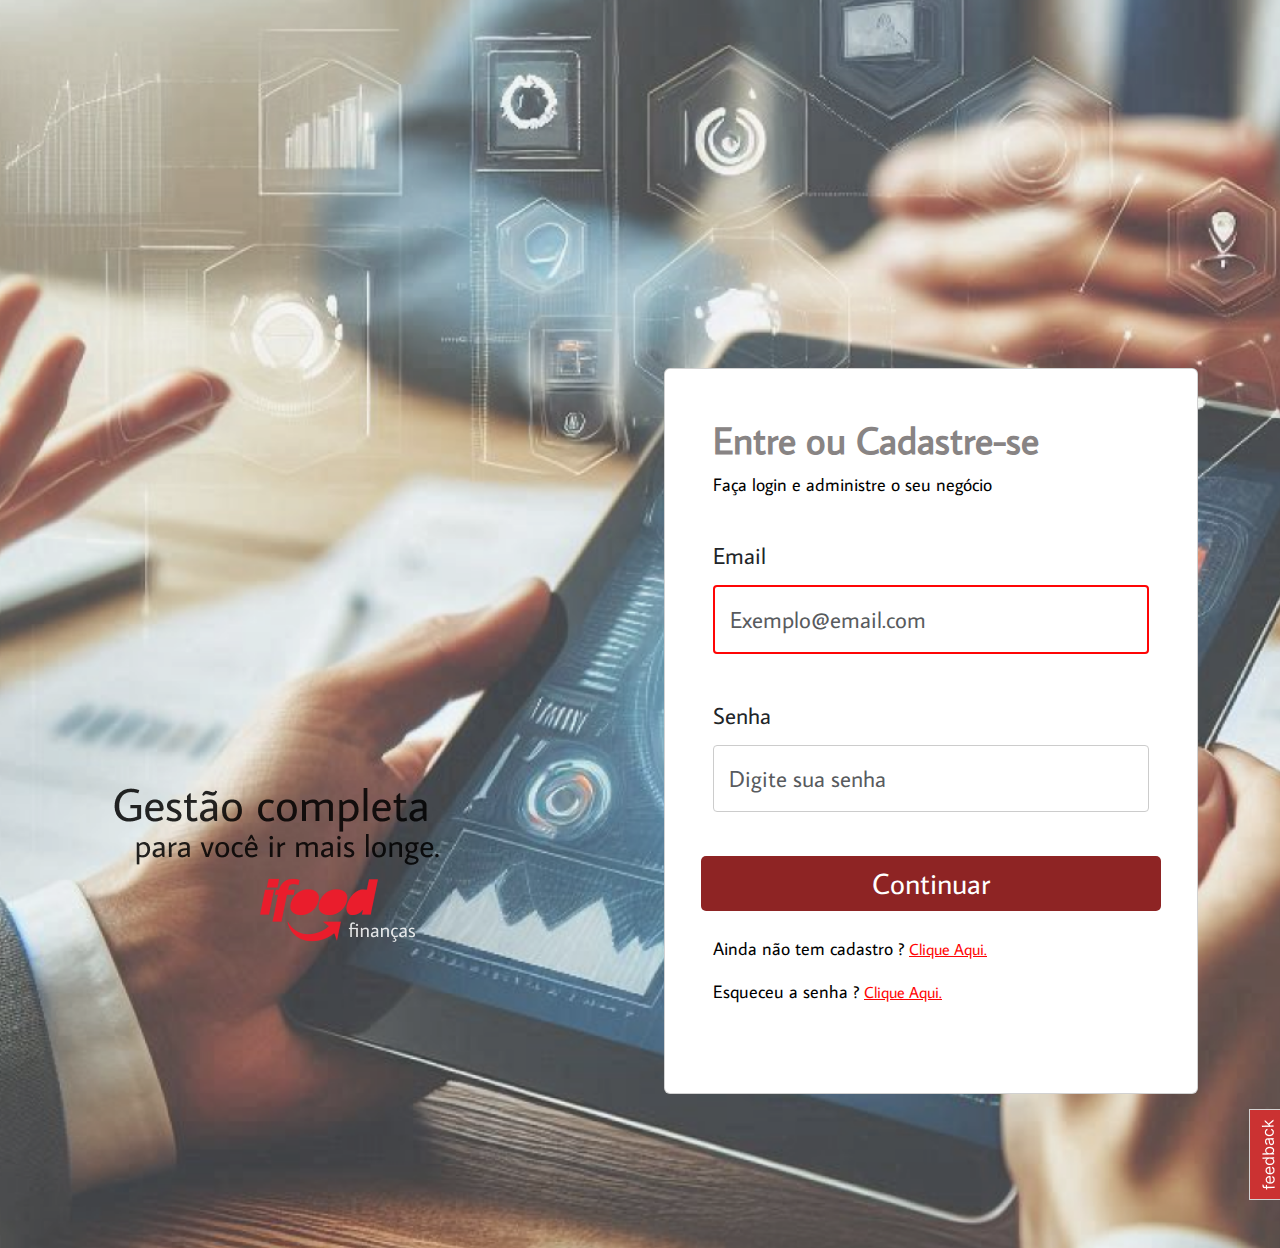
<file: Fintech Ifood/index.html>
<!DOCTYPE html>
<html lang="pt-BR">

<head>
    <meta charset="UTF-8">
    <meta name="viewport" content="width=device-width, initial-scale=1.0">
    <link rel="stylesheet" href="./styles/bootstrap.min.css">
    <link rel="stylesheet" href="./styles/styles.css">
    <link rel="preconnect" href="https://fonts.googleapis.com">
    <link rel="preconnect" href="https://fonts.gstatic.com" crossorigin>
    <link href="https://fonts.googleapis.com/css2?family=Average+Sans&display=swap" rel="stylesheet">
    <link href="https://cdnjs.cloudflare.com/ajax/libs/font-awesome/6.0.0-beta3/css/all.min.css" rel="stylesheet">
    <title>IFood Finanças</title>
</head>

<body class=" login">
    <section class="background-radial-gradient overflow-hidden py-5">
        <div class="container text-center text-lg-start">
            <div class="row gx-lg-5 align-items-center">
                <div class="col-lg-6 container__log">
                    <img src="./img/logo_login.png" alt="Logo Ifood finanças." class="container__titulo">
                </div>

                <div class="col-lg-6 position-relative formlogin">
                    <div class="card bg-glass shadow-5-strong" >
                        <div class="card-body px-5 py-5">
                            <form>
                                <div class="row mb-4">
                                    <div class="mb-4 ">
                                        <div class="form-outline">
                                            <h1>Entre ou Cadastre-se</h1>
                                            <p>Faça login e administre o seu negócio</p>
                                        </div>
                                    </div>
                                <div class="form-outline mb-4">
                                    <label class="form-label " for="form3Example3">Email</label>
                                    <input type="email" id="form3Example3" class="form-control" placeholder="Exemplo@email.com" autofocus="true"/>
                                </div>
                                <div class="form-outline mb-4">
                                    <label class="form-label" for="password">Senha</label>
                                    <input type="password" id="password" class="form-control" placeholder="Digite sua senha"/>
                                </div>
                                <button type="submit" class="btn  btn-block mb-4">Continuar</button>
                                <p>Ainda não tem cadastro ? <a href="cadastro.html" class="p__link">Clique Aqui.</a></p>
                                <p>Esqueceu a senha ? <a href="/" class="p__link">Clique Aqui.</a></p>
                                    </button>
                                </div>
                            </form>
                        </div>
                    </div>
                </div>
            </div>
        </div>
        <div class="d-flex justify-content-end">
            <a href=""><img src="./img/feedback.png" alt="Botão de feedback" class="img-fluid"></a>
        </div>
    </section>
</body>

</html>
</file>
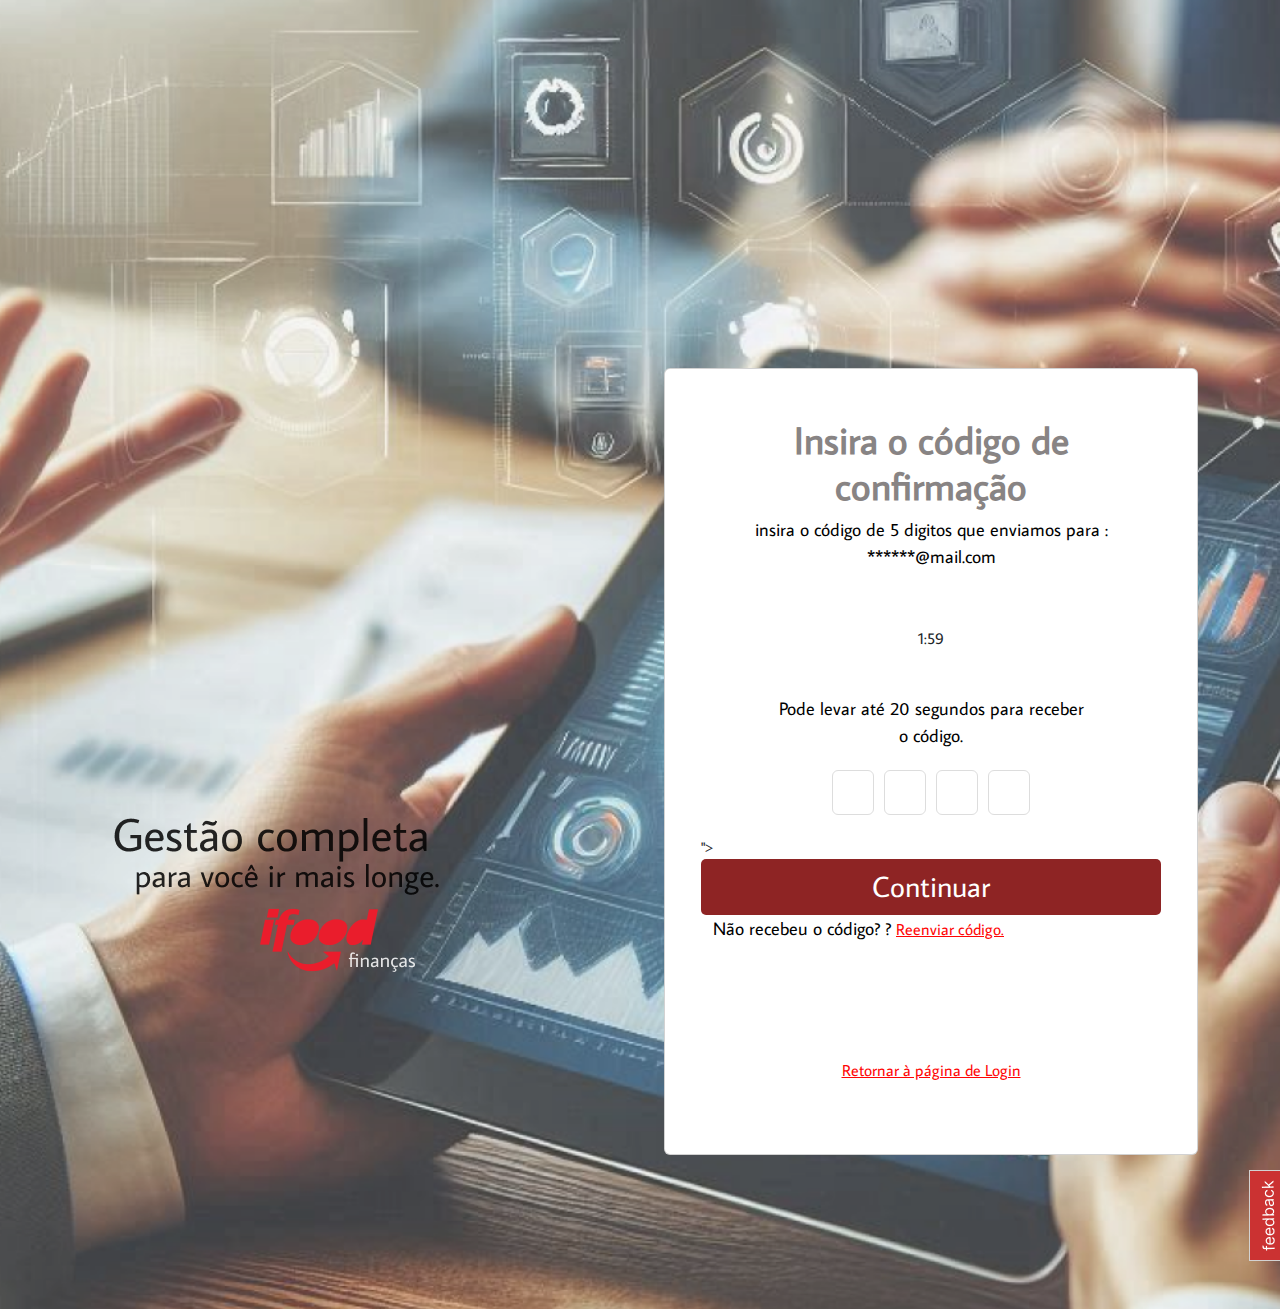
<file: Fintech Ifood/autenticador.html>
<!DOCTYPE html>
<html lang="pt-BR">

<head>
    <meta charset="UTF-8">
    <meta name="viewport" content="width=device-width, initial-scale=1.0">
    <link rel="stylesheet" href="./styles/bootstrap.min.css">
    <link rel="stylesheet" href="./styles/styles.css">
    <link rel="preconnect" href="https://fonts.googleapis.com">
    <link rel="preconnect" href="https://fonts.gstatic.com" crossorigin>
    <link href="https://fonts.googleapis.com/css2?family=Average+Sans&display=swap" rel="stylesheet">
    <link href="https://cdnjs.cloudflare.com/ajax/libs/font-awesome/6.0.0-beta3/css/all.min.css" rel="stylesheet">
    <link rel="script" href="./script.js">
    <title>IFood Finanças</title>
</head>

<body class=" login">
    <section class="background-radial-gradient overflow-hidden py-5">
        <div class="container text-center text-lg-start">
            <div class="row gx-lg-5 align-items-center">
                <div class="col-lg-6 container__log">
                    <img src="./img/logo_login.png" alt="Logo Ifood finanças." class="container__titulo">
                </div>

                <div class="col-lg-6 position-relative formlogin">
                    <div class="card bg-glass shadow-5-strong">
                        <div class="card-body px-5 py-5">
                            <form >
                                <div class="row mb-4">
                                    <div class="form-outline text-center">
                                        <h1>Insira o código de confirmação</h1>
                                    </div>
                                    <div class="d-flex text-center justify-content-center">
                                        <p>insira o código de 5 digitos que enviamos para :<br> ******@mail.com</p>
                                    </div>
                                    <div class="countdown text-center">1:59</div>
                                    <div class="text-center">
                                        <p>Pode levar até 20 segundos para receber <br> o código.</p>
                                    </div>
                                    <div class="input-field justify-content-center d-flex code">
                                        <input type="text" maxlength="1" required>
                                        <input type="text" maxlength="1" required />
                                        <input type="text" maxlength="1" required />
                                        <input type="text" maxlength="1" required />
                                    </div>">
                                    <button type="submit" class="btn">Continuar</button>
                                    <p>Não recebeu o código? ? <a href="cadastro.html" class="p__link">Reenviar
                                            código.</a></p>
                                    <div class="text-center aut__link">
                                        <a href="./index.html" class="p__link">Retornar à página de Login</a>
                                    </div>
                                </div>
                            </form>
                        </div>
                    </div>
                </div>
            </div>
        </div>
        <div class="d-flex justify-content-end">
            <a href=""><img src="./img/feedback.png" alt="Botão de feedback" class="img-fluid"></a>
        </div>
    </section>
    <script src="./script/script.js" type="text/javascript"></script>
</body>

</html>
</file>
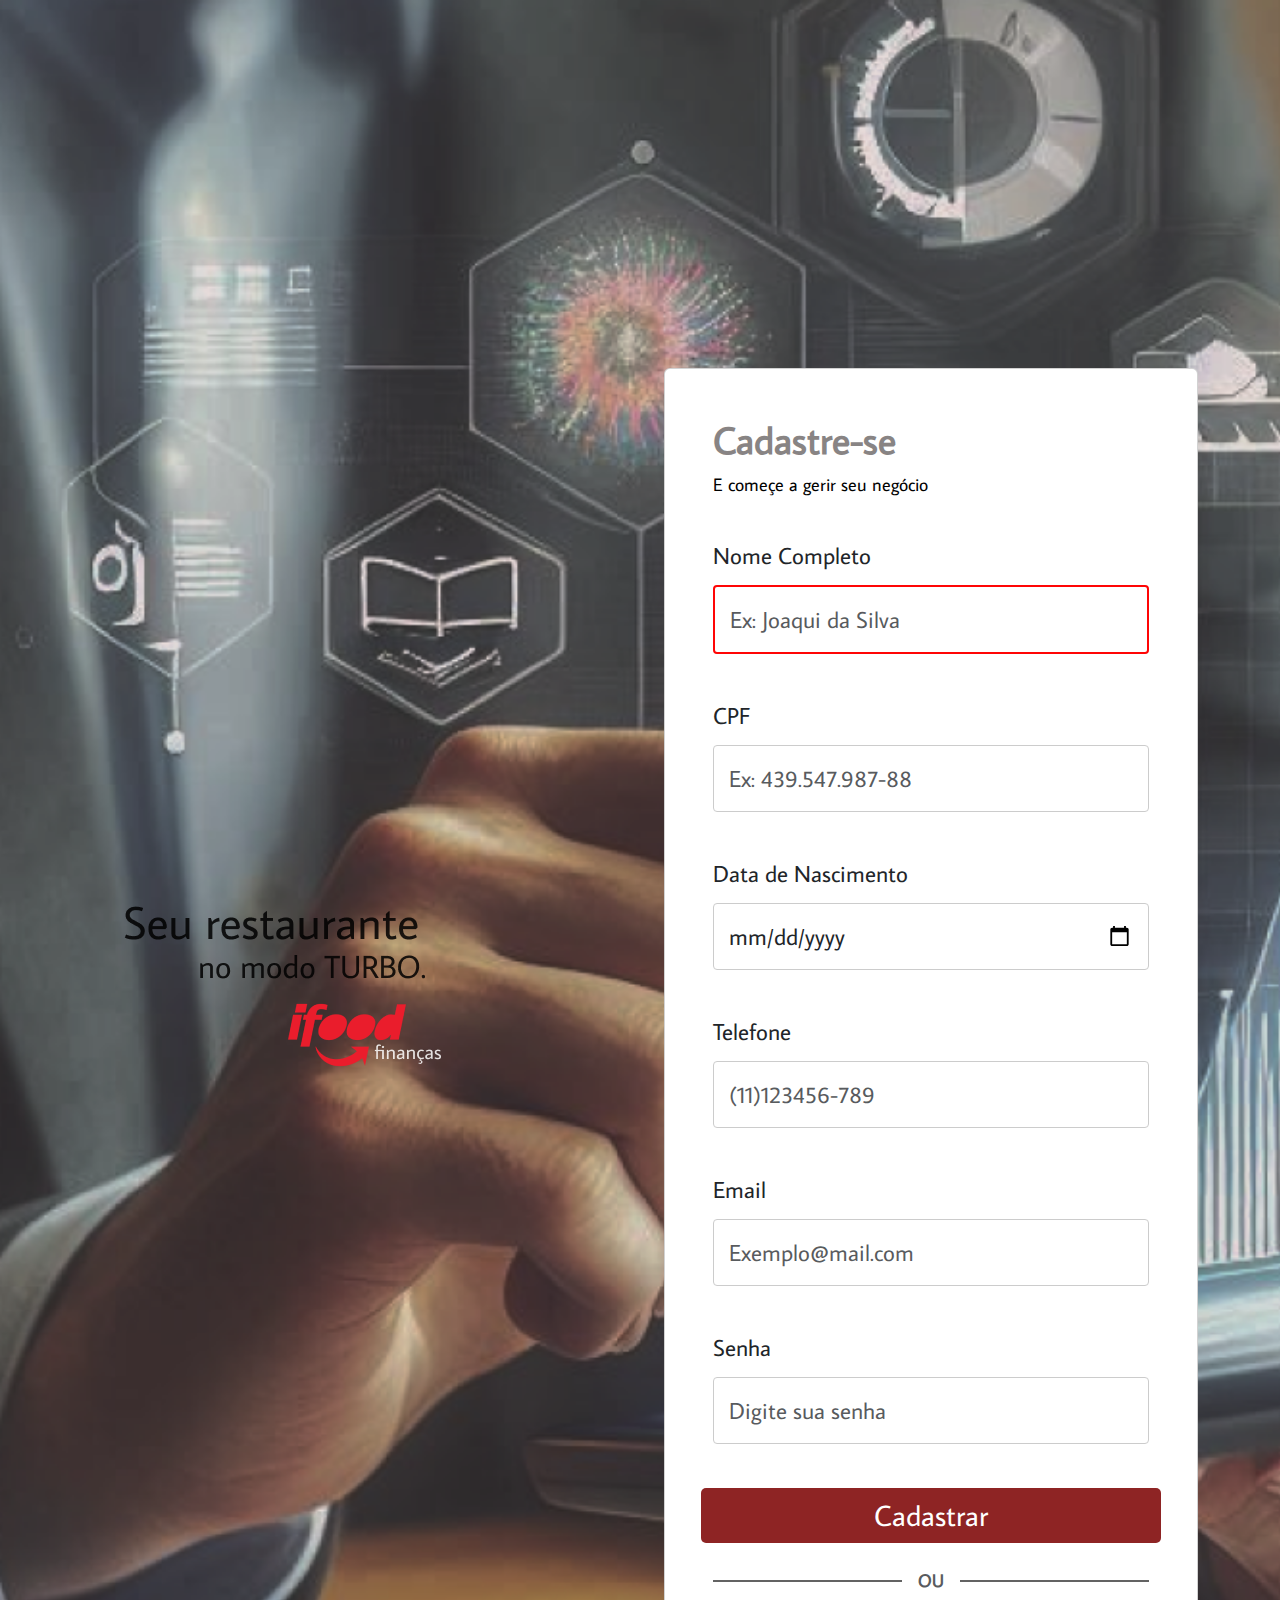
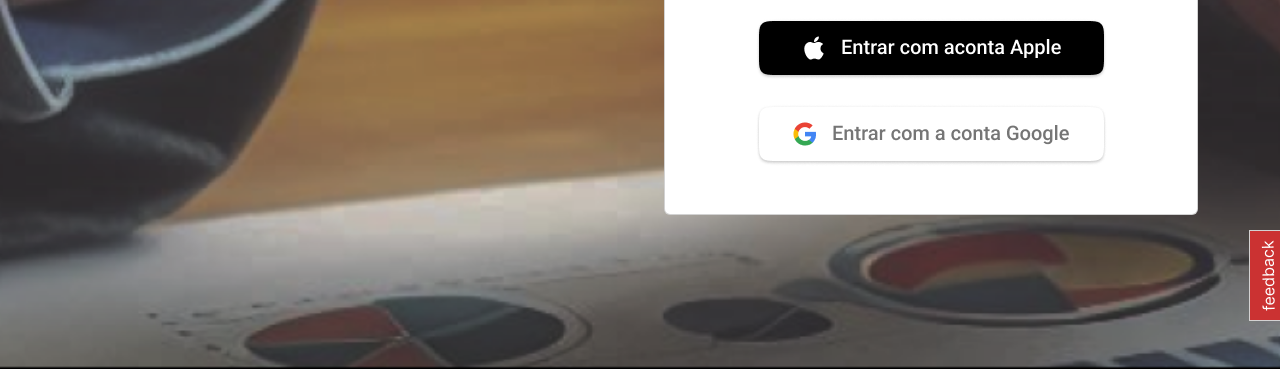
<file: Fintech Ifood/cadastro.html>
<!DOCTYPE html>
<html lang="pt-BR">

<head>
    <meta charset="UTF-8">
    <meta name="viewport" content="width=device-width, initial-scale=1.0">
    <link rel="stylesheet" href="./styles/bootstrap.min.css">
    <link rel="stylesheet" href="./styles/styles.css">
    <link rel="preconnect" href="https://fonts.googleapis.com">
    <link rel="preconnect" href="https://fonts.gstatic.com" crossorigin>
    <link href="https://fonts.googleapis.com/css2?family=Average+Sans&display=swap" rel="stylesheet">
    <link href="https://cdnjs.cloudflare.com/ajax/libs/font-awesome/6.0.0-beta3/css/all.min.css" rel="stylesheet">
    <title>Cadastre-se! - IFood Finanças</title>
</head>

<body  class="cadastro">
    <section class="background-radial-gradient overflow-hidden py-5">
        <div class="container text-center text-lg-start">
            <div class="row gx-lg-5 align-items-center">
                <div class="col-lg-6 ">
                    <img src="./img/logo_cadastro.png" alt="Logo Ifood finanças.">
                </div>

                <div class="col-lg-6 position-relative formlogin">
                    <div class="card bg-glass shadow-5-strong">
                        <div class="card-body px-5 py-5">
                            <form>
                                <div class="row mb-4">
                                    <div class="mb-4 ">
                                        <div class="form-outline">
                                            <h1>Cadastre-se</h1>
                                            <p>E começe a gerir seu negócio</p>
                                        </div>
                                    </div>
                                    <div class="form-outline mb-4">
                                        <label class="form-label " for="nome">Nome Completo</label>
                                        <input type="text" id="nome" class="form-control"
                                            placeholder="Ex: Joaqui da Silva" autofocus="true" />
                                    </div>
                                    <div class="form-outline  mb-4">
                                        <label class="form-label" for="CPF">CPF</label>
                                        <input type="number" id="CPF" class="form-control input-number"
                                            placeholder="Ex: 439.547.987-88" />
                                    </div>
                                    <div class="form-outline mb-4">
                                        <label class="form-label " for="nascimento">Data de Nascimento</label>
                                        <input type="date" id="nascimento" class="form-control" />
                                    </div>
                                    <div class="form-outline  mb-4">
                                        <label class="form-label" for="Telefoned">Telefone</label>
                                        <input type="number" id="Telefone" class="form-control"
                                            placeholder="(11)123456-789" />
                                    </div>
                                    <div class="form-outline mb-4">
                                        <label class="form-label " for="nome">Email</label>
                                        <input type="text" id="nome" class="form-control"
                                            placeholder="Exemplo@mail.com" />
                                    </div>
                                    <div class="form-outline  mb-4">
                                        <label class="form-label" for="password">Senha</label>
                                        <input type="number" id="password" class="form-control"
                                            placeholder="Digite sua senha" />
                                    </div>
                                        <button type="submit" class="btn">Cadastrar</button>
                                    <div class="divider d-flex align-items-center my-4">
                                        <p class="text-center fw-bold mx-3 mb-0 text-muted">OU</p>
                                    </div>
                                    <div class=" d-flex justify-content-center">
                                        <a href=""><img src="./img/login_apple.png" alt="botão login apple"></a>
                                    </div>
                                    </div>
                                    <div class=" d-flex justify-content-center">
                                        <a href=""><img src="./img/login_google.png" alt="botão login apple"></a>
                                    </div>
                                </div>
                            </form>
                        </div>
                    </div>
                </div>
            </div>
        </div>
        <div class="d-flex justify-content-end">
            <a href=""><img src="./img/feedback.png" alt="Botão de feedback" class="img-fluid"></a>
        </div>
    </section>
</body>

</html>
</file>
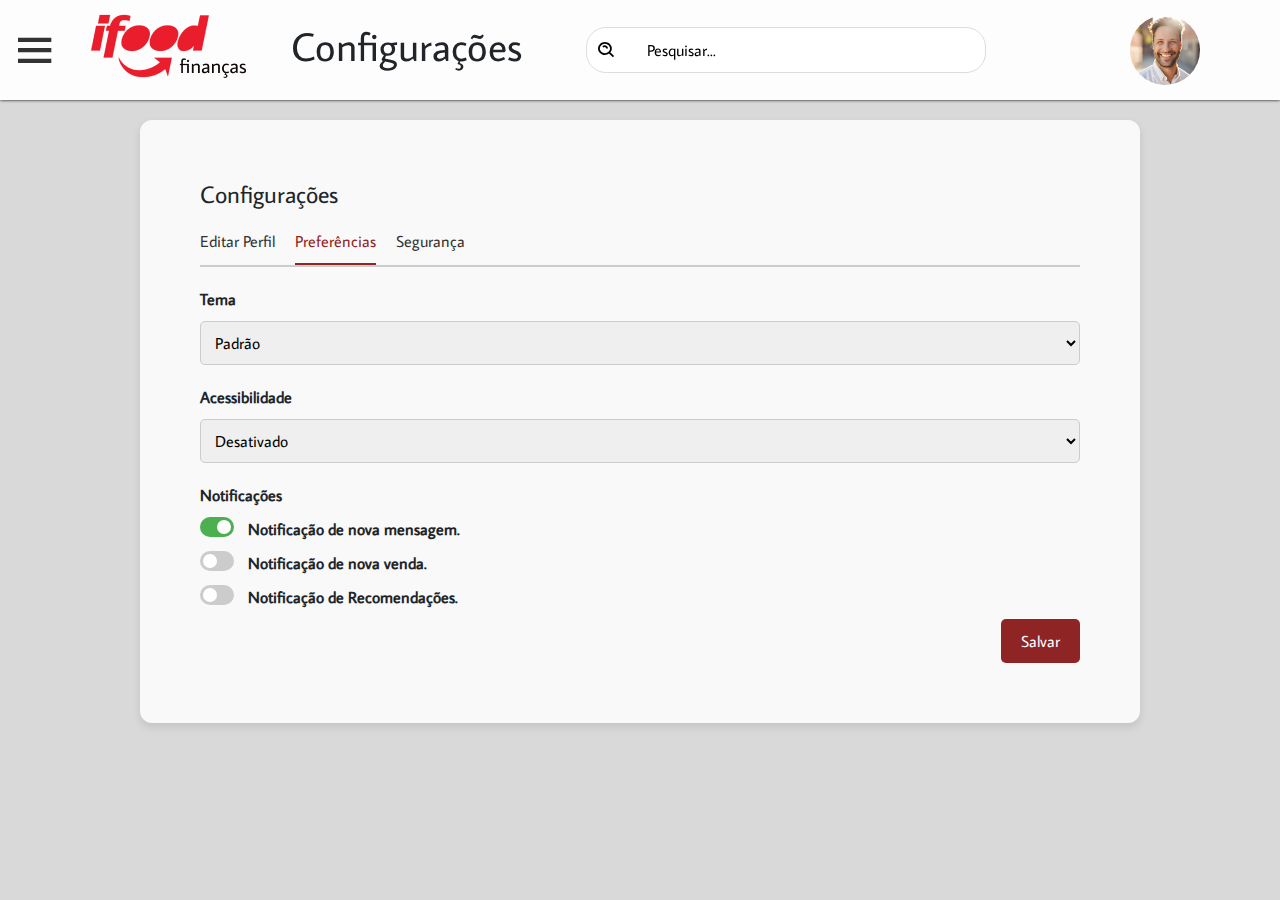
<file: Fintech Ifood/Configuracao2.html>
<!DOCTYPE html>
<html lang="en">

<head>
    <meta charset="UTF-8">
    <meta name="viewport" content="width=device-width, initial-scale=1.0">
    <link rel="stylesheet" href="./styles/bootstrap.min.css">
    <link rel="stylesheet" href="./styles/styles.css">
    <link rel="stylesheet" href="./script/script.js">
    <link rel="stylesheet" href="./styles/menu.css">
    <link rel="stylesheet" href="./styles/config.css">
    <link rel="preconnect" href="https://fonts.googleapis.com">
    <link rel="preconnect" href="https://fonts.gstatic.com" crossorigin>
    <link rel="stylesheet" href='https://unpkg.com/boxicons@2.1.4/css/boxicons.min.css'>
    <link rel="stylesheet" href="https://fonts.googleapis.com/css2?family=Average+Sans&display=swap">
    <link rel="stylesheet" href="https://cdnjs.cloudflare.com/ajax/libs/font-awesome/6.0.0-beta3/css/all.min.css">
    <title>Configurações - IFood Finanças</title>
</head>

<body>
    <nav>
        <div class="logo">
            <i class="bx bx-menu menu-icon"></i>
            <img class="logo1" src="./img/logo1.png" alt="logo iFood Finanças">
        </div>
        <div class="page-title">
            <h1>Configurações</h1>
        </div>
        <div class="search-bar">
            <input type="text" placeholder="Pesquisar..." id="search-input">
            <i class='bx bx-search-alt icone-pesquisa'></i>

        </div>
        <div class="profile">
            <img class="profile-pic" src="./img/foto perfil.png" alt="Foto de Perfil">
        </div>
        <div class="sidebar">
            <div class="logo">
                <i class="bx bx-menu menu-icon"></i>
                <img class="logo1" src="./img/logo1.png" alt="logo iFood Finanças">
            </div>
            <hr class="solid">
            <div class=" divider sidebar-conteudo">
                <ul class="lista">
                    <li class="lista_conteudo">
                        <a href="./home.html" class="nav-link">
                            <i class='bx bxs-home icon'></i>
                            <spam class="link">Dashboard</spam>
                        </a>
                    </li>
                    <li class="lista_conteudo">
                        <a href="./transacoes.html" class="nav-link">
                            <i class='bx bx-transfer-alt icon'></i>
                            <spam class="link">Transações</spam>
                        </a>
                    </li>
                    <li class="lista_conteudo">
                        <a href="./lojas.html" class="nav-link">
                            <i class='bx bxs-store-alt icon'></i>
                            <spam class="link">Minhas Lojas</spam>
                        </a>
                    </li>
                    <li class="lista_conteudo">
                        <a href="./relatorios.html" class="nav-link">
                            <i class='bx bx-line-chart icon'></i>
                            <spam class="link">Relatórios</spam>
                        </a>
                    </li>
                    <li class="lista_conteudo">
                        <a href="./fiscal.html" class="nav-link">
                            <i class='bx bx-receipt icon'></i>
                            <spam class="link">Área Fiscal</spam>
                        </a>
                    </li>
                    <li class="lista_conteudo">
                        <a href="./Configuracao1.html" class="nav-link">
                            <i class='bx bx-cog icon'></i>
                            <spam class="link">Configurações</spam>
                        </a>
                    </li>
                </ul>
            </div>
        </div>
    </nav>
    <section class="main">
        <div class="container">
            <div class="main-content">
                <h2>Configurações</h2>
                <div class="tabs">
                    <a href="./Configuracao1.html">Editar Perfil</a>
                    <a href="#" class="active">Preferências</a>
                    <a href="./configuracao3.html">Segurança</a>
                </div>
                <div class="form-section">
                    <label for="tema">Tema</label>
                    <select id="tema">
                        <option>Padrão</option>
                    </select>
                    <label for="acessibilidade">Acessibilidade</label>
                    <select id="acessibilidade">
                        <option>Desativado</option>
                    </select>
                    <label>Notificações</label>
                    <div>
                        <label>
                            <div class="switch">
                                <input type="checkbox" checked>
                                <span class="slider"></span>
                            </div>
                            Notificação de nova mensagem.
                        </label>
                    </div>
                    <div>
                        <label>
                            <div class="switch">
                                <input type="checkbox">
                                <span class="slider"></span>
                            </div>
                            Notificação de nova venda.
                        </label>
                    </div>
                    <div>
                        <label>
                            <div class="switch">
                                <input type="checkbox">
                                <span class="slider"></span>
                            </div>
                            Notificação de Recomendações.
                        </label>
                    </div>
                </div>
                <div class="form-buttons">
                    <button type="button">Salvar</button>
                </div>
            </div>
        </div>
    </section>

    <script>
        const navBar = document.querySelector("nav"),
            menuBtns = document.querySelectorAll(".menu-icon"),
            overlay = document.querySelector(".main")

        menuBtns.forEach(menuBtn => {
            menuBtn.addEventListener("click", () => {
                navBar.classList.toggle("open");
            });
        });

        overlay.addEventListener("click", () => {
            navBar.classList.remove("open");
        });
    </script>
</body>

</html>
</file>
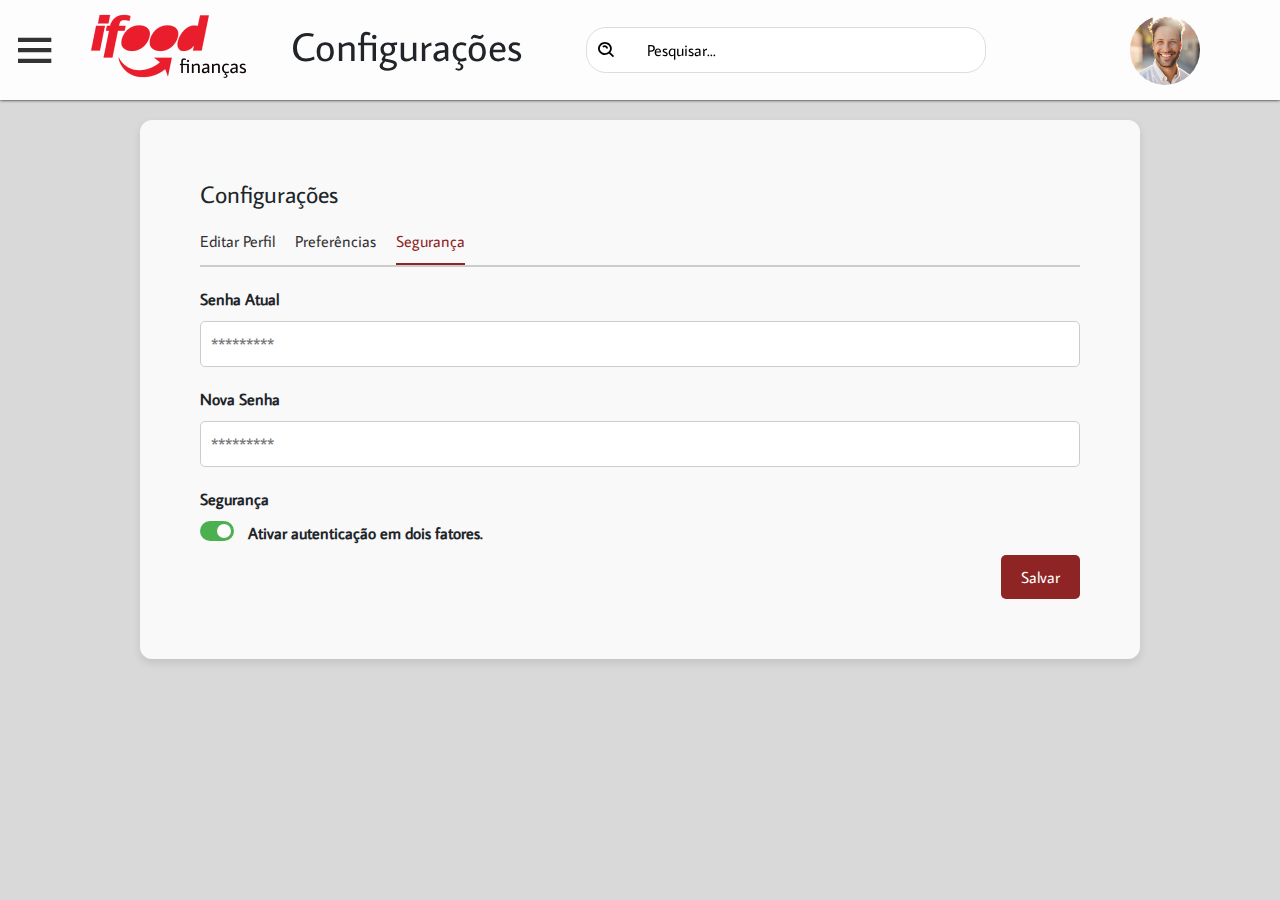
<file: Fintech Ifood/configuracao3.html>
<!DOCTYPE html>
<html lang="en">

<head>
    <meta charset="UTF-8">
    <meta name="viewport" content="width=device-width, initial-scale=1.0">
    <link rel="stylesheet" href="./styles/bootstrap.min.css">
    <link rel="stylesheet" href="./styles/styles.css">
    <link rel="stylesheet" href="./script/script.js">
    <link rel="stylesheet" href="./styles/menu.css">
    <link rel="stylesheet" href="./styles/config.css">
    <link rel="preconnect" href="https://fonts.googleapis.com">
    <link rel="preconnect" href="https://fonts.gstatic.com" crossorigin>
    <link rel="stylesheet" href='https://unpkg.com/boxicons@2.1.4/css/boxicons.min.css'>
    <link rel="stylesheet" href="https://fonts.googleapis.com/css2?family=Average+Sans&display=swap">
    <link rel="stylesheet" href="https://cdnjs.cloudflare.com/ajax/libs/font-awesome/6.0.0-beta3/css/all.min.css">
    <title>Configurações - IFood Finanças</title>
</head>

<body>
    <nav>
        <div class="logo">
            <i class="bx bx-menu menu-icon"></i>
            <img class="logo1" src="./img/logo1.png" alt="logo iFood Finanças">
        </div>
        <div class="page-title">
            <h1>Configurações</h1>
        </div>
        <div class="search-bar">
            <input type="text" placeholder="Pesquisar..." id="search-input">
            <i class='bx bx-search-alt icone-pesquisa'></i>

        </div>
        <div class="profile">
            <img class="profile-pic" src="./img/foto perfil.png" alt="Foto de Perfil">
        </div>
        <div class="sidebar">
            <div class="logo">
                <i class="bx bx-menu menu-icon"></i>
                <img class="logo1" src="./img/logo1.png" alt="logo iFood Finanças">
            </div>
            <hr class="solid">
            <div class=" divider sidebar-conteudo">
                <ul class="lista">
                    <li class="lista_conteudo">
                        <a href="./home.html" class="nav-link">
                            <i class='bx bxs-home icon'></i>
                            <spam class="link">Dashboard</spam>
                        </a>
                    </li>
                    <li class="lista_conteudo">
                        <a href="./transacoes.html" class="nav-link">
                            <i class='bx bx-transfer-alt icon'></i>
                            <spam class="link">Transações</spam>
                        </a>
                    </li>
                    <li class="lista_conteudo">
                        <a href="./lojas.html" class="nav-link">
                            <i class='bx bxs-store-alt icon'></i>
                            <spam class="link">Minhas Lojas</spam>
                        </a>
                    </li>
                    <li class="lista_conteudo">
                        <a href="./relatorios.html" class="nav-link">
                            <i class='bx bx-line-chart icon'></i>
                            <spam class="link">Relatórios</spam>
                        </a>
                    </li>
                    <li class="lista_conteudo">
                        <a href="./fiscal.html" class="nav-link">
                            <i class='bx bx-receipt icon'></i>
                            <spam class="link">Área Fiscal</spam>
                        </a>
                    </li>
                    <li class="lista_conteudo">
                        <a href="./Configuracao1.html" class="nav-link">
                            <i class='bx bx-cog icon'></i>
                            <spam class="link">Configurações</spam>
                        </a>
                    </li>
                </ul>
            </div>
        </div>
    </nav>
    <section class="main">
        <div class="container">
            <div class="main-content">
                <h2>Configurações</h2>
                <div class="tabs">
                    <a href="./Configuracao1.html">Editar Perfil</a>
                    <a href="./Configuracao2.html">Preferências</a>
                    <a href="#" class="active">Segurança</a>
                </div>
                <div class="form-section">
                    <label for="senha-atual">Senha Atual</label>
                    <input type="password" id="senha-Atual" placeholder=*********>
                    <label for="nova-senha">Nova Senha</label>
                    <input type="password" id="nova-senha" placeholder=*********>
                    <label>Segurança</label>
                    <div>
                        <label>
                            <div class="switch">
                                <input type="checkbox" checked>
                                <span class="slider"></span>
                            </div>
                            Ativar autenticação em dois fatores.
                        </label>
                    </div>
                    <div class="form-buttons">
                        <button type="button">Salvar</button>
                    </div>
                </div>
            </div>
    </section>


    <script>
        const navBar = document.querySelector("nav"),
            menuBtns = document.querySelectorAll(".menu-icon"),
            overlay = document.querySelector(".main")

        menuBtns.forEach(menuBtn => {
            menuBtn.addEventListener("click", () => {
                navBar.classList.toggle("open");
            });
        });

        overlay.addEventListener("click", () => {
            navBar.classList.remove("open");
        });
    </script>








</body>

</html>
</file>
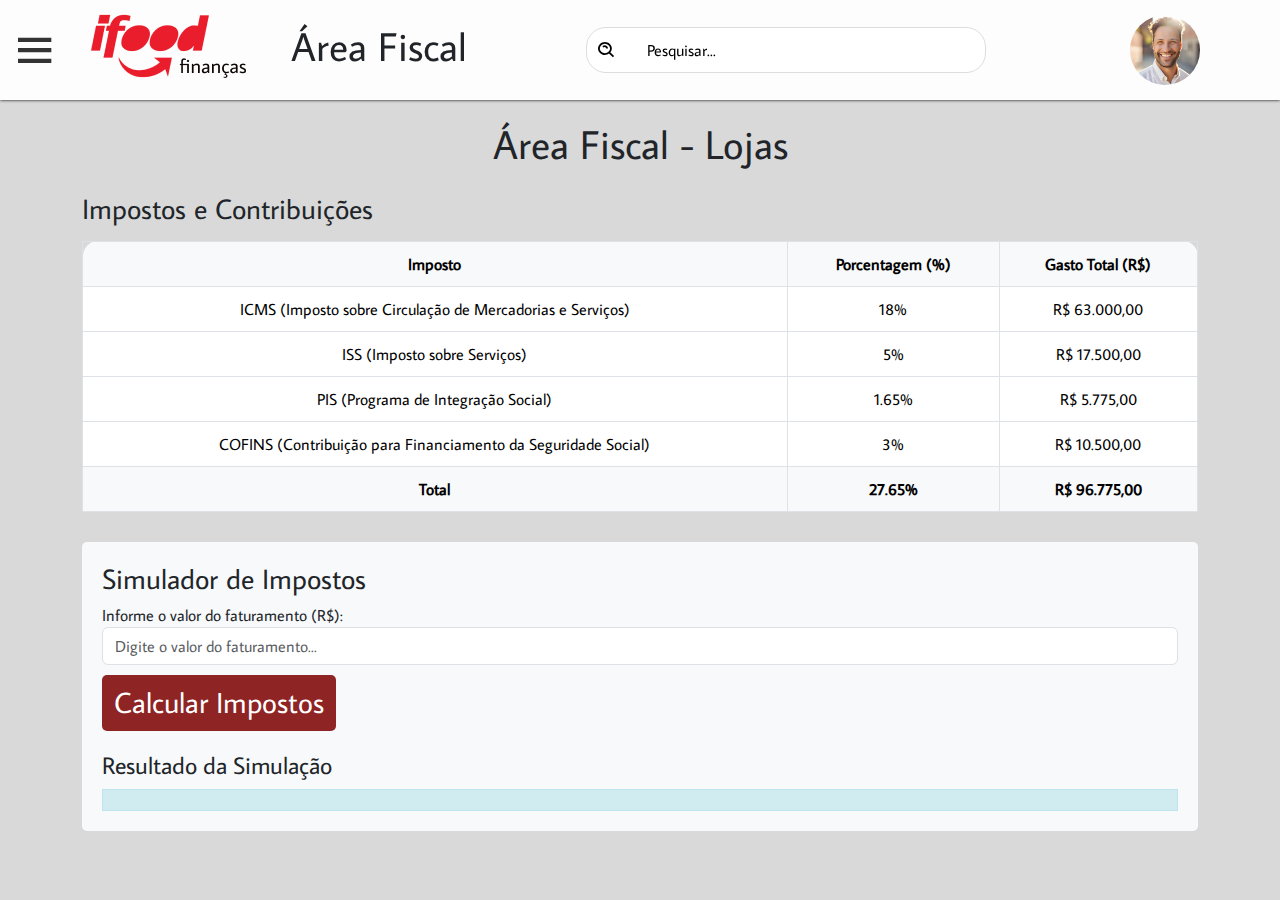
<file: Fintech Ifood/fiscal.html>
<!DOCTYPE html>
<html lang="en">

<head>
    <meta charset="UTF-8">
    <meta name="viewport" content="width=device-width, initial-scale=1.0">
    <link rel="stylesheet" href="./styles/bootstrap.min.css">
    <link rel="stylesheet" href="./styles/styles.css">
    <link rel="stylesheet" href="./script/script.js">
    <link rel="stylesheet" href="./styles/menu.css">
    <link rel="stylesheet" href="./styles/fiscal.css">
    <link rel="preconnect" href="https://fonts.googleapis.com">
    <link rel="preconnect" href="https://fonts.gstatic.com" crossorigin>
    <link rel="stylesheet" href='https://unpkg.com/boxicons@2.1.4/css/boxicons.min.css'>
    <link rel="stylesheet" href="https://fonts.googleapis.com/css2?family=Average+Sans&display=swap">
    <link rel="stylesheet" href="https://cdnjs.cloudflare.com/ajax/libs/font-awesome/6.0.0-beta3/css/all.min.css">
    <title>Área Fiscal - IFood Finanças</title>
</head>

<body>
    <nav>
        <div class="logo">
            <i class="bx bx-menu menu-icon"></i>
            <img class="logo1" src="./img/logo1.png" alt="logo iFood Finanças">
        </div>
        <div class="page-title">
            <h1>Área Fiscal</h1>
        </div>
        <div class="search-bar">
            <input type="text" placeholder="Pesquisar..." id="search-input" >
            <i class='bx bx-search-alt icone-pesquisa'></i>
            
        </div>
        <div class="profile">
            <img class="profile-pic" src="./img/foto perfil.png" alt="Foto de Perfil">
        </div>
        <div class="sidebar">
            <div class="logo">
                <i class="bx bx-menu menu-icon"></i>
                <img class="logo1" src="./img/logo1.png" alt="logo iFood Finanças">
            </div>
            <hr class="solid">
            <div class=" divider sidebar-conteudo">
                <ul class="lista">
                    <li class="lista_conteudo">
                        <a href="./home.html" class="nav-link">
                            <i class='bx bxs-home icon'></i>
                            <spam class="link">Dashboard</spam>
                        </a>
                    </li>
                    <li class="lista_conteudo">
                        <a href="./transacoes.html" class="nav-link">
                            <i class='bx bx-transfer-alt icon'></i>
                            <spam class="link">Transações</spam>
                        </a>
                    </li>
                    <li class="lista_conteudo">
                        <a href="./lojas.html" class="nav-link">
                            <i class='bx bxs-store-alt icon'></i>
                            <spam class="link">Minhas Lojas</spam>
                        </a>
                    </li>
                    <li class="lista_conteudo">
                        <a href="./relatorios.html" class="nav-link">
                            <i class='bx bx-line-chart icon'></i>
                            <spam class="link">Relatórios</spam>
                        </a>
                    </li>
                    <li class="lista_conteudo">
                        <a href="./fiscal.html" class="nav-link">
                            <i class='bx bx-receipt icon'></i>
                            <spam class="link">Área Fiscal</spam>
                        </a>
                    </li>
                    <li class="lista_conteudo">
                        <a href="./Configuracao1.html" class="nav-link">
                            <i class='bx bx-cog icon'></i>
                            <spam class="link">Configurações</spam>
                        </a>
                    </li>
                </ul>
            </div>
        </div>
    </nav>
    <div class="container mt-5">
        <h1 class="text-center mb-4">Área Fiscal - Lojas</h1>
        <div class="tax-info">
            <h3>Impostos e Contribuições</h3>
            <table class="table table-bordered">
                <thead>
                    <tr>
                        <th>Imposto</th>
                        <th>Porcentagem (%)</th>
                        <th>Gasto Total (R$)</th>
                    </tr>
                </thead>
                <tbody>
                    <tr>
                        <td>ICMS (Imposto sobre Circulação de Mercadorias e Serviços)</td>
                        <td>18%</td>
                        <td>R$ 63.000,00</td>
                    </tr>
                    <tr>
                        <td>ISS (Imposto sobre Serviços)</td>
                        <td>5%</td>
                        <td>R$ 17.500,00</td>
                    </tr>
                    <tr>
                        <td>PIS (Programa de Integração Social)</td>
                        <td>1.65%</td>
                        <td>R$ 5.775,00</td>
                    </tr>
                    <tr>
                        <td>COFINS (Contribuição para Financiamento da Seguridade Social)</td>
                        <td>3%</td>
                        <td>R$ 10.500,00</td>
                    </tr>
                </tbody>
                <tfoot>
                    <tr>
                        <th>Total</th>
                        <th>27.65%</th>
                        <th>R$ 96.775,00</th>
                    </tr>
                </tfoot>
            </table>
        </div>
        <div class="calculator">
            <h3>Simulador de Impostos</h3>
            <div class="form-group">
                <label for="income">Informe o valor do faturamento (R$):</label>
                <input type="number" id="income" class="form-control" placeholder="Digite o valor do faturamento...">
            </div>

            <button class="btn btn-primary" id="calculateBtn">Calcular Impostos</button>

            <h4>Resultado da Simulação</h4>
            <div id="result" class="result-box"></div>
        </div>
    </div>
</body>

<script>
    const navBar = document.querySelector("nav"),
    menuBtns = document.querySelectorAll(".menu-icon"),
    overlay = document.querySelector(".main")
    
    menuBtns.forEach(menuBtn => {
        menuBtn.addEventListener("click", () => {
            navBar.classList.toggle("open");
        });
    });

    overlay.addEventListener("click", () => {
        navBar.classList.remove("open");
    });
</script>

<script>
    document.getElementById("calculateBtn").addEventListener("click", function () {
        const income = parseFloat(document.getElementById("income").value);
        const icms = income * 0.18;
        const iss = income * 0.05;
        const pis = income * 0.0165;
        const cofins = income * 0.03;

        const totalTaxes = icms + iss + pis + cofins;

        document.getElementById("result").innerHTML = `
            <p>ICMS (18%): R$ ${icms.toFixed(2)}</p>
            <p>ISS (5%): R$ ${iss.toFixed(2)}</p>
            <p>PIS (1.65%): R$ ${pis.toFixed(2)}</p>
            <p>COFINS (3%): R$ ${cofins.toFixed(2)}</p>
            <p><strong>Total de Impostos: R$ ${totalTaxes.toFixed(2)}</strong></p>
        `;
    });
</script>

</html>
</file>
<file: Fintech Ifood/styles/styles.css>
.login {
    background-image: url(../img/fundo_login.png);
    background-size: cover;
    background-repeat: no-repeat;
}

.cadastro {
    background-image: url(../img/fundo_cadcastro.png);
    background-size: cover;
    background-repeat: no-repeat;
}


:root {
    --cor-de-fundo: #D9D9D9;
    --cor-secundaria: #8E2424;
    --fonte-principal: "Average Sans";
    --cor-fonte: #000000;
    --cor-fonte-secundaria: #888484;
    --cor-fundo-menu: #fefdfd;
}

body {
    background-color: var(--cor-de-fundo);
    font-family: var(--fonte-principal);
    margin-top: 120px; 
}

.container__log {
    padding-top: 30em;
}

.formlogin {
    margin-top: 200px;
}

.formlogin input:focus {
    border: 2px solid #FF0505;
    outline: none;
    box-shadow: none;
}

.formlogin label {
    font-size: 23px;
    font-weight: 500;
}

.formlogin a {

    font-size: 16px;
    color: #FF0505;
    transition: all linear 160ms;
}

.formlogin input {
    padding: 15px;
    font-size: 23px;
    border: 1px solid #ccc;
    margin-bottom: 20px;
    margin-top: 5px;
    border-radius: 4px;
    transition: all linear 160ms;
    outline: none;
}

.formlogin h1 {
    color: var(--cor-fonte-secundaria);
    font-weight: 600;
    font-size: 38px;
}

.formlogin p {

    font-size: 18px;
    color: var(--cor-fonte);
}

.container__sub {
    padding-left: -40px;
}

.btn {
    background-color: #FF0505;
    color: #fff;
    font-size: 29px;
    font-weight: 300;
    border: none;
    transition: all linear 160ms;
    cursor: pointer;
    margin: 0;
}

.btn:hover {
    transform: scale(1.02);
    background-color: #FF0505;

}

.divider:after,
.divider:before {
    content: "";
    flex: 1;
    height: 2px;
    background: #636363;
}

input::-webkit-outer-spin-button,
input::-webkit-inner-spin-button {
    -webkit-appearance: none;
    margin: 0;
}

form .input-field {
    flex-direction: row;
    column-gap: 10px;
}

.input-field input {
    height: 45px;
    width: 42px;
    border-radius: 6px;
    outline: none;
    font-size: 1.125rem;
    text-align: center;
    border: 1px solid #ddd;
}

.countdown {
    padding-top: 40px;
    padding-bottom: 45px;
}

.aut__link {
    margin-top: 100px;
}

#menu-trigger {
    width: 30px;
    height: 20px;
    position: absolute;
    top: 10px;
    margin-right: 20px;
    right: 0;
    cursor: pointer;
}


.menu-trigger  div {
    width: 30px;
    height: 4px;
    background: rgb(51, 51, 51) none repeat scroll 0% 0%;
    margin-top: 3px;
}

.menu-hidde {
	background: #333 none repeat scroll 0% 0%;
	width: 185px;
	height: 100%;
	position: absolute;
	box-shadow: 1px 2px 3px #DDD;
	left: -100%;
	transition: left 0.5s ease 0s;
}

.menu-hidde li {
    color: #fff;
    font-size: 20px;
    padding: 18px;
    cursor: pointer;
}
.menu-hidde ul {
    position: absolute;
    top: 31px;
}

.btn {
    background-color: #8e2424;
    color: white; 
    border: none;
    border-radius: 5px; 
    transition: background-color 0.3s ease; 
}

.btn:hover {
    background-color: #8e2424; 
}
</file>
<file: Fintech Ifood/styles/menu.css>
main{
    min-height: 100%;
    background: var(--cor-de-fundo);
}

nav{
    position: fixed;
    top: 0;
    left: 0;
    height: 100px;
    width: 100%;
    display: flex;
    align-items: center;
    background: var(--cor-fundo-menu) ;
    box-shadow: 0 0 3px black; 
    z-index: 1000;
}

.logo{
    display: flex;
    align-items: center;
    margin: 1px, 24px;
}

.logo1{
    margin-top: 17px;
}   

.menu-icon{
    color: #333;
    font-size: 50px;
    margin-right: 14px;
    margin-left: 10px;
    cursor: pointer;
}

nav .sidebar{
    position: fixed;
    top: 0;
    left: -100%;
    height: 100%;
    width: 300px;
    padding: 15px 0;
    background-color: var(--cor-fundo-menu);
    box-shadow: 0 0 10px black;
    border-top-right-radius: 50px;
    border-bottom-right-radius: 50px;
}

nav.open .sidebar {
    left: 0;
}

.sidebar .sidebar-conteudo{
    padding: 30px 15px;
    display: flex;
    flex-direction: column;
    justify-content: space-between;
}   

.sidebar-conteudo .lista{
    list-style: none;

}

.lista_conteudo .nav-link{
    display: flex;
    align-items: center;
    padding: 14px 10px;
    border-radius: 10px;
    text-decoration: none;
}

.nav-link:hover {
    background-color: #B0000026;
    
}

.nav-link:hover .icon,
.nav-link:hover .link{
    color: #E91818;
}

.nav-link .icon{
    margin-right: 14px;
    font-size: 30px;
    color: #839CC7;

}

.nav-link .link{
    font-size: 25px;
    font-weight: 500;
    color: #839CC7;
}

hr.solid {
    border-top: 3px solid #bbb;
    margin-top: 40px;
}

.overlay{
    height: 1000vh;
    width: 100%;
    background: black;
}

header nav {
    display: flex;
    justify-content: space-between;
    align-items: center;
    padding: 10px 20px;
    background-color: #fff;
    box-shadow: 0 2px 4px rgba(0, 0, 0, 0.1);
}

.page-title {
    flex: 1;
    text-align: left;
}

.search-bar {
    flex: 2;
    text-align: center;
    position: relative;
    width: 100%;
    max-width: 400px;
}

#search-input {
    width: 100%;
    padding: 10px 40px;
    font-size: 16px;
}

.search-bar input {
    padding: 8px;
    border: 1px solid #ddd;
    border-radius: 20px;
    width: 400px;
}

.profile {
    flex: 1;
    text-align: right;
}

.profile img.profile-pic {
    width: 70px;
    margin-right: 80px;
    height: 70px;
    border-radius: 50%;
}

.icone-pesquisa {
    position: absolute;
    top: 50%;
    left: 10px;
    transform: translateY(-50%);
    font-size: 20px;
    color: black;
}

#search-input::placeholder {
    color: black;
    padding-left: 20px;
}
</file>
<file: Fintech Ifood/styles/config.css>
.container {
    display: flex;
    background-color: #f9f9f9; 
    padding: 20px; 
    width: 80%; 
    max-width: 1000px; 
    border-radius: 12px; 
    box-shadow: 0 4px 8px rgba(0, 0, 0, 0.1); ;
}

.main {
    margin-top: 120px;
    display: flex;
    justify-content: center;
}

.main-content {
    flex-grow: 1;
    padding: 40px;
}

.main-content h2 {
    font-size: 24px;
    margin-bottom: 20px;
}

.tabs {
    display: flex;
    gap: 20px;
    border-bottom: 2px solid #ccc;
}

.tabs a {
    text-decoration: none;
    color: #333;
    padding-bottom: 10px;
}

.tabs a.active {
    color: #8e2424;
    border-bottom: 2px solid #8e2424;
}

.form-section {
    margin-top: 20px;
}

.form-section label {
    display: block;
    margin-bottom: 10px;
    font-weight: bold;
}

.form-section select,
.form-section input {
    width: 100%;
    padding: 10px;
    margin-bottom: 20px;
    border: 1px solid #ccc;
    border-radius: 5px;
}

.switch {
    position: relative;
    display: inline-block;
    width: 34px;
    height: 20px;
    margin-right: 10px;
}

.switch input {
    opacity: 0;
    width: 0;
    height: 0;
}

.slider {
    position: absolute;
    cursor: pointer;
    top: 0;
    left: 0;
    right: 0;
    bottom: 0;
    background-color: #ccc;
    transition: .4s;
    border-radius: 20px;
}

.slider:before {
    position: absolute;
    content: "";
    height: 14px;
    width: 14px;
    border-radius: 50%;
    left: 3px;
    bottom: 3px;
    background-color: white;
    transition: .4s;
}

input:checked + .slider {
    background-color: #4caf50;
}

input:checked + .slider:before {
    transform: translateX(14px);
}

.form-buttons {
    text-align: right;
}

.form-buttons button {
    background-color: #8e2424;
    color: white;
    padding: 10px 20px;
    border: none;
    border-radius: 5px;
    cursor: pointer;
}
</file>
<file: Fintech Ifood/styles/fiscal.css>
.tax-info {
    margin-bottom: 30px;
}

.tax-info h3 {
    margin-bottom: 15px;
}

.tax-info table {
    width: 100%;
}

.tax-info th,
.tax-info td {
    padding: 10px;
    text-align: center;
}

.tax-info th {
    background-color: #f8f9fa;
}

.calculator {
    background-color: #f8f9fa;
    padding: 20px;
    border-radius: 5px;
}

.calculator input {
    margin-bottom: 10px;
}

.calculator h4 {
    margin-top: 20px;
}

.result-box {
    padding: 10px;
    background-color: #d1ecf1;
    border: 1px solid #bee5eb;
    margin-top: 10px;
}


.table thead th:first-child {
    border-top-left-radius: 15px;
}

.table thead th:last-child {
    border-top-right-radius: 15px;
}
</file>
